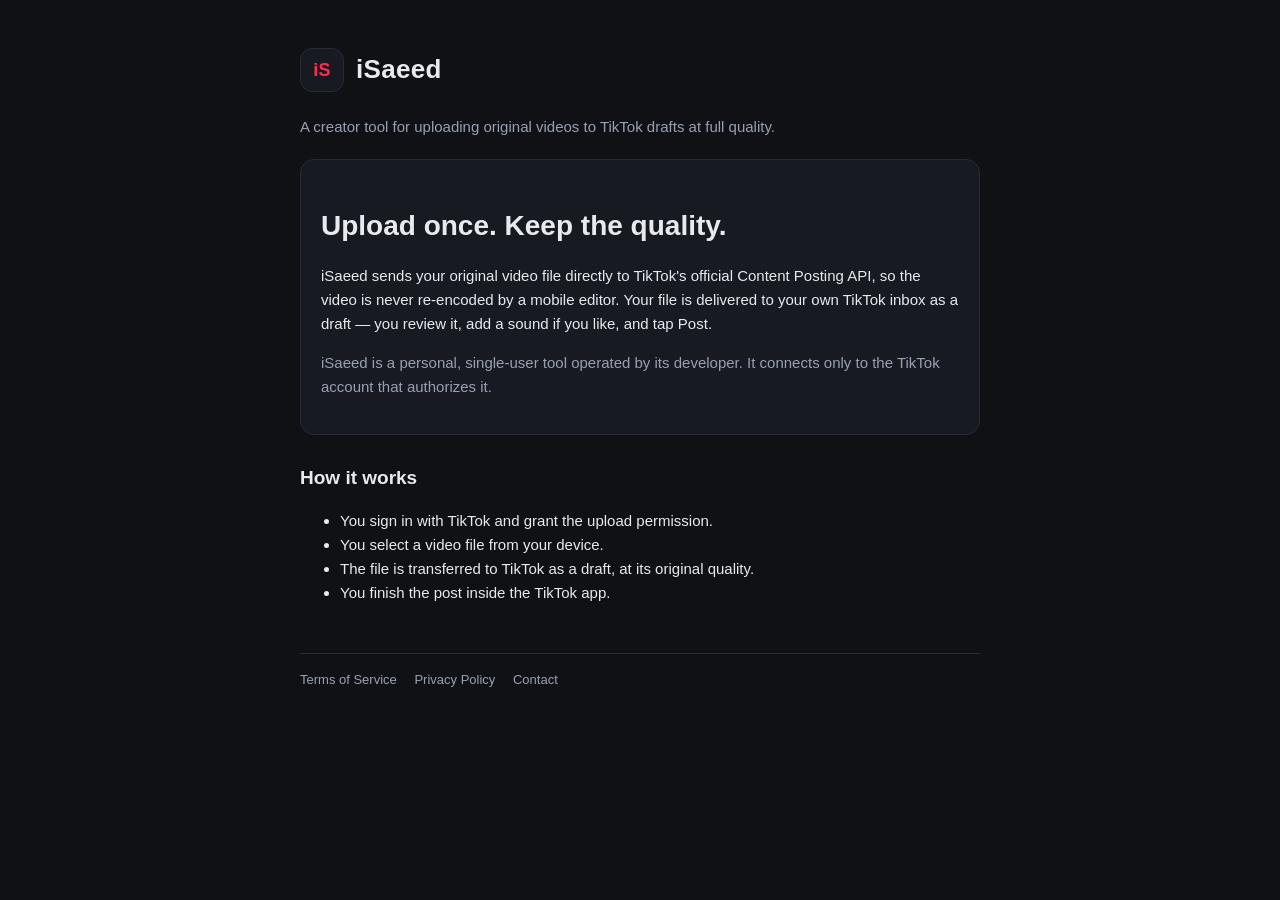
<file: index.html>
<!doctype html>
<html lang="en">
<head>
<meta charset="utf-8">
<meta name="viewport" content="width=device-width, initial-scale=1">
<title>iSaeed — TikTok Draft Uploader</title>
<link rel="stylesheet" href="style.css">
</head>
<body>
<main>
  <div class="logo"><span class="mark">iS</span> iSaeed</div>
  <p class="muted">A creator tool for uploading original videos to TikTok drafts at full quality.</p>

  <div class="card">
    <h1>Upload once. Keep the quality.</h1>
    <p>
      iSaeed sends your original video file directly to TikTok's official Content Posting API,
      so the video is never re-encoded by a mobile editor. Your file is delivered to your own
      TikTok inbox as a draft — you review it, add a sound if you like, and tap Post.
    </p>
    <p class="muted">
      iSaeed is a personal, single-user tool operated by its developer. It connects only to
      the TikTok account that authorizes it.
    </p>
  </div>

  <h2>How it works</h2>
  <ul>
    <li>You sign in with TikTok and grant the upload permission.</li>
    <li>You select a video file from your device.</li>
    <li>The file is transferred to TikTok as a draft, at its original quality.</li>
    <li>You finish the post inside the TikTok app.</li>
  </ul>

  <footer>
    <a href="terms.html">Terms of Service</a>
    <a href="privacy.html">Privacy Policy</a>
    <a href="mailto:smmehdowi@gmail.com">Contact</a>
  </footer>
</main>
</body>
</html>
</file>
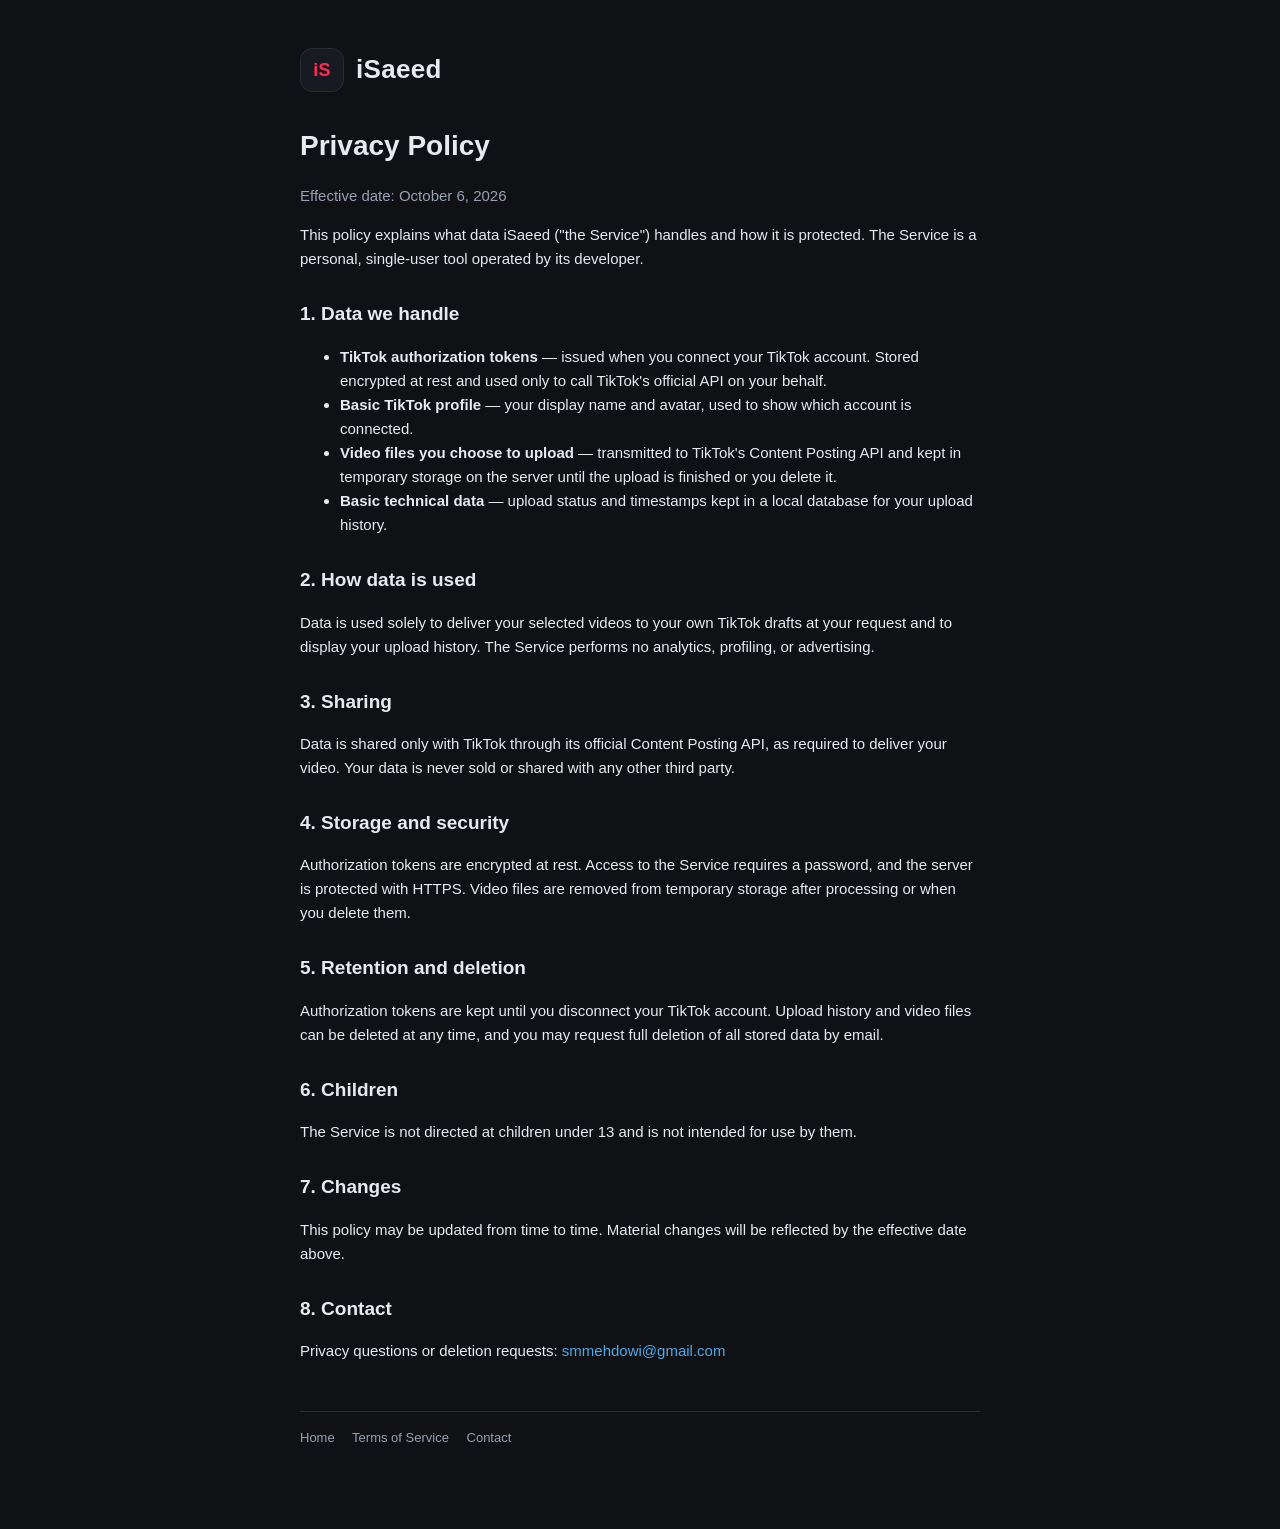
<file: privacy.html>
<!doctype html>
<html lang="en">
<head>
<meta charset="utf-8">
<meta name="viewport" content="width=device-width, initial-scale=1">
<title>Privacy Policy — iSaeed</title>
<link rel="stylesheet" href="style.css">
</head>
<body>
<main>
  <div class="logo"><span class="mark">iS</span> iSaeed</div>
  <h1>Privacy Policy</h1>
  <p class="muted">Effective date: October 6, 2026</p>

  <p>
    This policy explains what data iSaeed ("the Service") handles and how it is protected.
    The Service is a personal, single-user tool operated by its developer.
  </p>

  <h2>1. Data we handle</h2>
  <ul>
    <li><strong>TikTok authorization tokens</strong> — issued when you connect your TikTok account. Stored encrypted at rest and used only to call TikTok's official API on your behalf.</li>
    <li><strong>Basic TikTok profile</strong> — your display name and avatar, used to show which account is connected.</li>
    <li><strong>Video files you choose to upload</strong> — transmitted to TikTok's Content Posting API and kept in temporary storage on the server until the upload is finished or you delete it.</li>
    <li><strong>Basic technical data</strong> — upload status and timestamps kept in a local database for your upload history.</li>
  </ul>

  <h2>2. How data is used</h2>
  <p>
    Data is used solely to deliver your selected videos to your own TikTok drafts at your
    request and to display your upload history. The Service performs no analytics,
    profiling, or advertising.
  </p>

  <h2>3. Sharing</h2>
  <p>
    Data is shared only with TikTok through its official Content Posting API, as required
    to deliver your video. Your data is never sold or shared with any other third party.
  </p>

  <h2>4. Storage and security</h2>
  <p>
    Authorization tokens are encrypted at rest. Access to the Service requires a password,
    and the server is protected with HTTPS. Video files are removed from temporary storage
    after processing or when you delete them.
  </p>

  <h2>5. Retention and deletion</h2>
  <p>
    Authorization tokens are kept until you disconnect your TikTok account. Upload history
    and video files can be deleted at any time, and you may request full deletion of all
    stored data by email.
  </p>

  <h2>6. Children</h2>
  <p>
    The Service is not directed at children under 13 and is not intended for use by them.
  </p>

  <h2>7. Changes</h2>
  <p>
    This policy may be updated from time to time. Material changes will be reflected by
    the effective date above.
  </p>

  <h2>8. Contact</h2>
  <p>
    Privacy questions or deletion requests:
    <a href="mailto:smmehdowi@gmail.com">smmehdowi@gmail.com</a>
  </p>

  <footer>
    <a href="index.html">Home</a>
    <a href="terms.html">Terms of Service</a>
    <a href="mailto:smmehdowi@gmail.com">Contact</a>
  </footer>
</main>
</body>
</html>
</file>
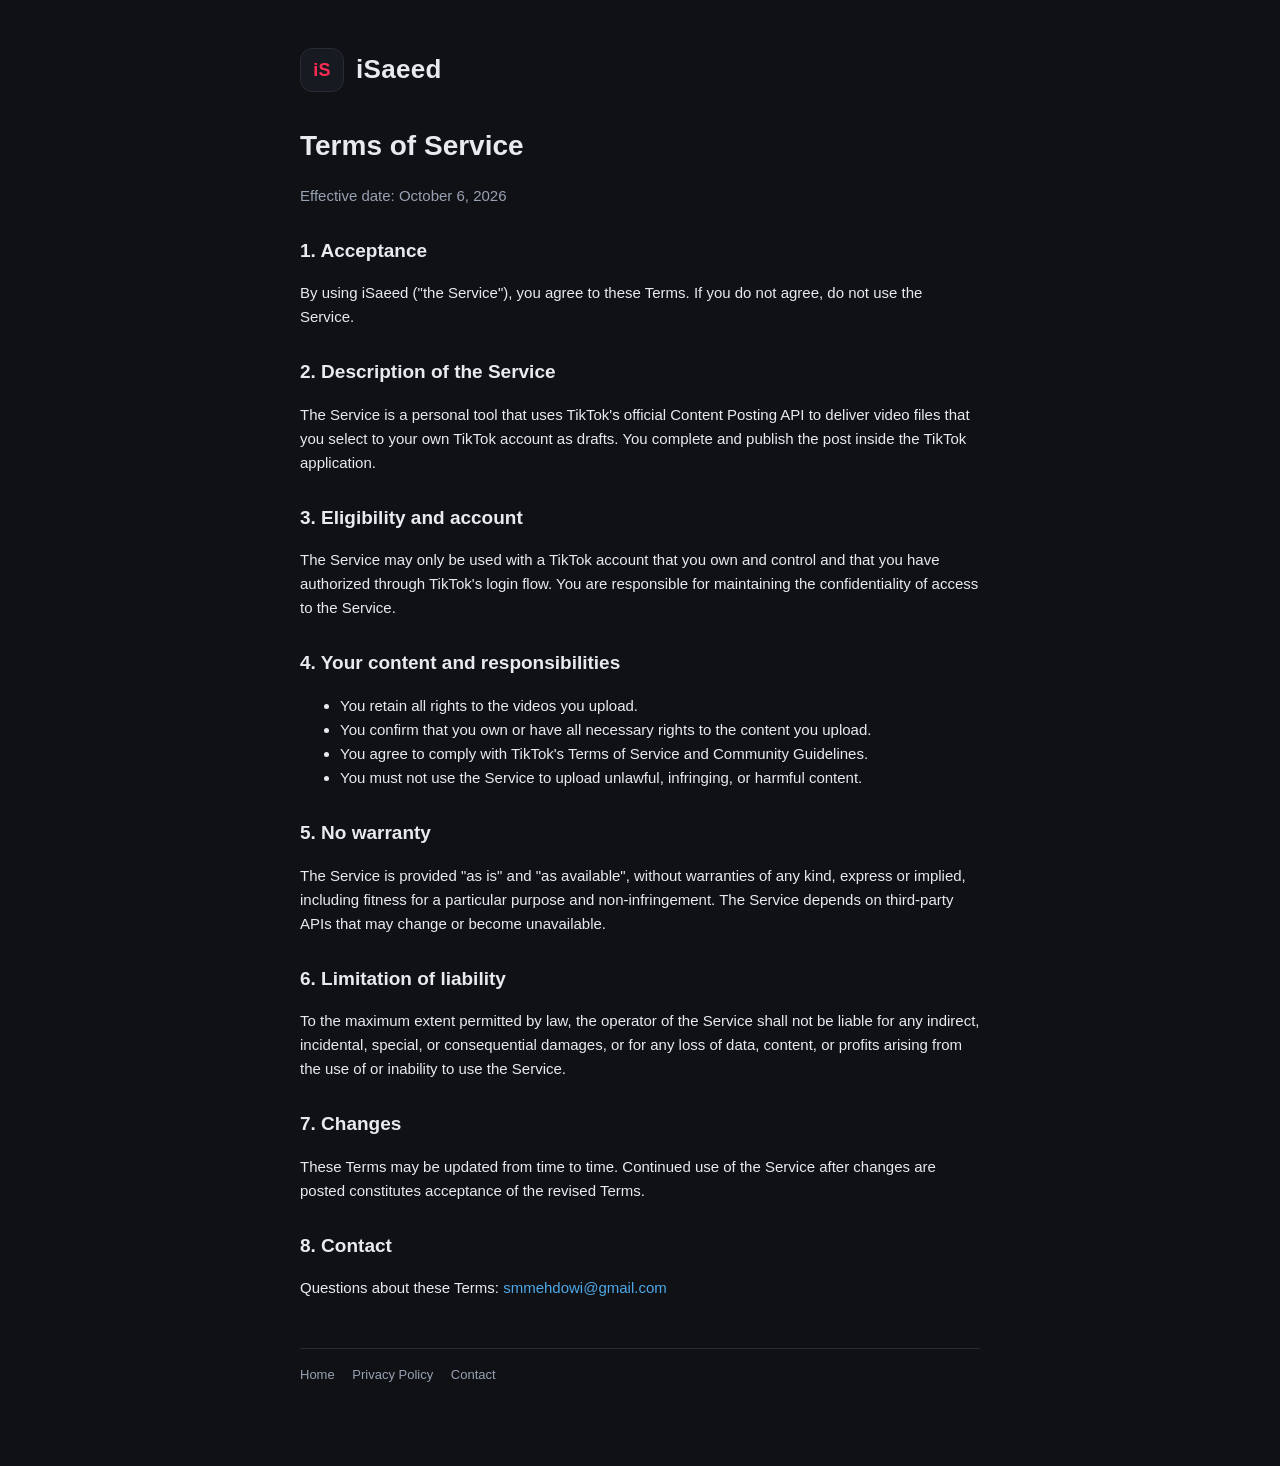
<file: terms.html>
<!doctype html>
<html lang="en">
<head>
<meta charset="utf-8">
<meta name="viewport" content="width=device-width, initial-scale=1">
<title>Terms of Service — iSaeed</title>
<link rel="stylesheet" href="style.css">
</head>
<body>
<main>
  <div class="logo"><span class="mark">iS</span> iSaeed</div>
  <h1>Terms of Service</h1>
  <p class="muted">Effective date: October 6, 2026</p>

  <h2>1. Acceptance</h2>
  <p>
    By using iSaeed ("the Service"), you agree to these Terms. If you do not agree,
    do not use the Service.
  </p>

  <h2>2. Description of the Service</h2>
  <p>
    The Service is a personal tool that uses TikTok's official Content Posting API to
    deliver video files that you select to your own TikTok account as drafts. You
    complete and publish the post inside the TikTok application.
  </p>

  <h2>3. Eligibility and account</h2>
  <p>
    The Service may only be used with a TikTok account that you own and control and that
    you have authorized through TikTok's login flow. You are responsible for maintaining
    the confidentiality of access to the Service.
  </p>

  <h2>4. Your content and responsibilities</h2>
  <ul>
    <li>You retain all rights to the videos you upload.</li>
    <li>You confirm that you own or have all necessary rights to the content you upload.</li>
    <li>You agree to comply with TikTok's Terms of Service and Community Guidelines.</li>
    <li>You must not use the Service to upload unlawful, infringing, or harmful content.</li>
  </ul>

  <h2>5. No warranty</h2>
  <p>
    The Service is provided "as is" and "as available", without warranties of any kind,
    express or implied, including fitness for a particular purpose and non-infringement.
    The Service depends on third-party APIs that may change or become unavailable.
  </p>

  <h2>6. Limitation of liability</h2>
  <p>
    To the maximum extent permitted by law, the operator of the Service shall not be
    liable for any indirect, incidental, special, or consequential damages, or for any
    loss of data, content, or profits arising from the use of or inability to use the
    Service.
  </p>

  <h2>7. Changes</h2>
  <p>
    These Terms may be updated from time to time. Continued use of the Service after
    changes are posted constitutes acceptance of the revised Terms.
  </p>

  <h2>8. Contact</h2>
  <p>
    Questions about these Terms: <a href="mailto:smmehdowi@gmail.com">smmehdowi@gmail.com</a>
  </p>

  <footer>
    <a href="index.html">Home</a>
    <a href="privacy.html">Privacy Policy</a>
    <a href="mailto:smmehdowi@gmail.com">Contact</a>
  </footer>
</main>
</body>
</html>
</file>
<file: style.css>
:root {
  --bg: #0f1115;
  --card: #171a21;
  --border: #262b36;
  --text: #e8eaf0;
  --muted: #98a1b3;
  --accent: #fe2c55;
}

* { box-sizing: border-box; }

body {
  margin: 0;
  font-family: -apple-system, BlinkMacSystemFont, "Segoe UI", Roboto, sans-serif;
  background: var(--bg);
  color: var(--text);
  line-height: 1.6;
}

main {
  max-width: 720px;
  margin: 0 auto;
  padding: 48px 20px 80px;
}

.logo {
  display: inline-flex;
  align-items: center;
  gap: 12px;
  font-size: 26px;
  font-weight: 800;
  letter-spacing: 0.3px;
  margin-bottom: 8px;
}

.logo .mark {
  width: 44px;
  height: 44px;
  border-radius: 12px;
  background: var(--card);
  border: 1px solid var(--border);
  display: inline-flex;
  align-items: center;
  justify-content: center;
  color: var(--accent);
  font-size: 18px;
}

h1 { font-size: 28px; margin: 24px 0 8px; }
h2 { font-size: 19px; margin: 28px 0 8px; }
p, li { color: var(--text); font-size: 15px; }
.muted { color: var(--muted); }

.card {
  background: var(--card);
  border: 1px solid var(--border);
  border-radius: 14px;
  padding: 20px;
  margin: 20px 0;
}

a { color: #4fa8e8; text-decoration: none; }
a:hover { text-decoration: underline; }

footer {
  margin-top: 48px;
  padding-top: 16px;
  border-top: 1px solid var(--border);
  font-size: 13px;
  color: var(--muted);
}

footer a { color: var(--muted); margin-right: 14px; }
</file>
